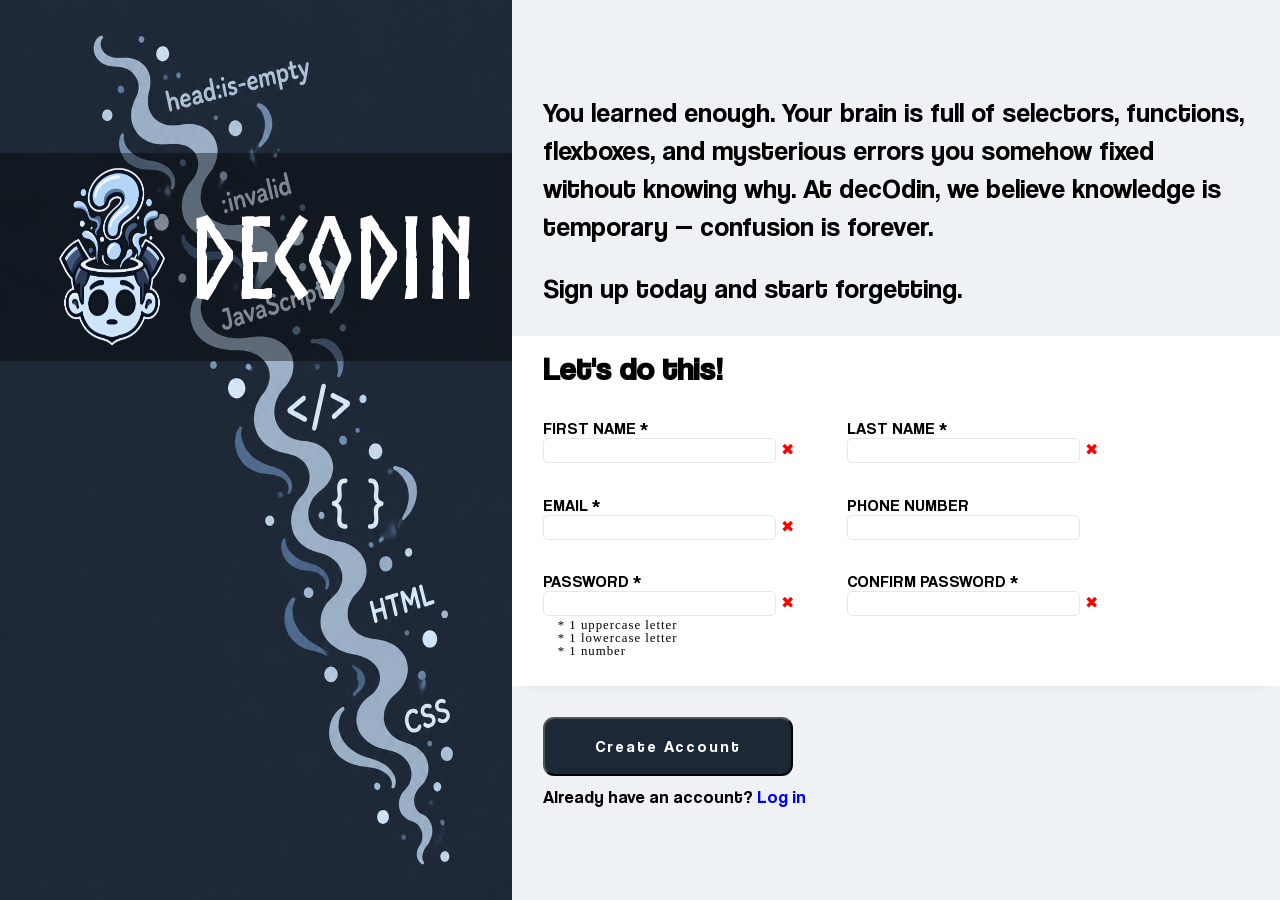
<file: index.html>
<!DOCTYPE html>
<html lang="en">

<head>
    <meta charset="UTF-8">
    <meta name="viewport" content="width=device-width, initial-scale=1.0">
    <link rel="stylesheet" href="style.css">
    <script src="javascript.js" defer></script>
    <title>Document</title>
</head>

<body>
    <div class="left">
        <img class="left-background" src="./img/background.jpg" alt="background">
        <div class="left-content">
            <img class="logo-img" src="./img/logo.png" alt="logo">
            <div class="logo-text">decOdin</div>
        </div>
    </div>
    <div class="right">
        <div class="text">
            <p>
                You learned enough. Your brain is full of selectors, functions, flexboxes, and mysterious errors you
                somehow fixed without knowing why.
                At decOdin, we believe knowledge is temporary — confusion is forever.
            </p>
            <p>
                Sign up today and start forgetting.
            </p>
        </div>


        <div class="form-wrapper">
            <form id="main-form" action="" method="get">
                <h1>Let's do this!</h1>
                <div class="row row-1">
                    <label for="first-name">FIRST NAME *
                        <input type="text" id="first-name" name="first-name" maxlength="20" required>
                        <span></span>
                    </label>
                    <label for="last-name">LAST NAME *
                        <input type="text" id="last-name" name="last-name" maxlength="20" required>
                        <span></span>
                    </label>

                </div>
                <div class="row row-2">
                    <label for="email">EMAIL *
                        <input type="email" id="email" name="email" required>
                        <span></span>
                    </label>

                    <label for="phone">PHONE NUMBER
                        <input type="tel" id="phone" name="phone" minlength="6">
                    </label>
                </div>
                <div class="row row-3">
                    <label for="password">PASSWORD *
                        <input type="password" id="password" maxlength="12" name="password" required
                            pattern="(?=.*[A-Z])(?=.*[a-z])(?=.*[0-9]).+">
                        <span></span>
                        <div class="pw-explain">
                            <p>* 1 uppercase letter</p>
                            <p>* 1 lowercase letter</p>
                            <p>* 1 number</p>
                        </div>
                    </label>

                    <label for="confirm-password">CONFIRM PASSWORD *
                        <input type="password" id="confirm-password" maxlength="12" name="confirm-password" required
                            pattern="(?=.*[A-Z])(?=.*[a-z])(?=.*[0-9]).+">
                        <span></span>
                    </label>



                </div>
            </form>
        </div>

        <div class="button">
            <button type="submit" form="main-form">Create Account</button>
            <p>Already have an account? <a href="#">Log in</a></p>
        </div>
    </div>
</body>

</html>

<!-- rgb(29, 40, 55) — glavna tamna pozadina
rgb(156, 176, 199) — svetla plavo-siva za tekst i “dim”
rgb(77, 91, 110) — srednja plavo-siva nijansa -->
</file>
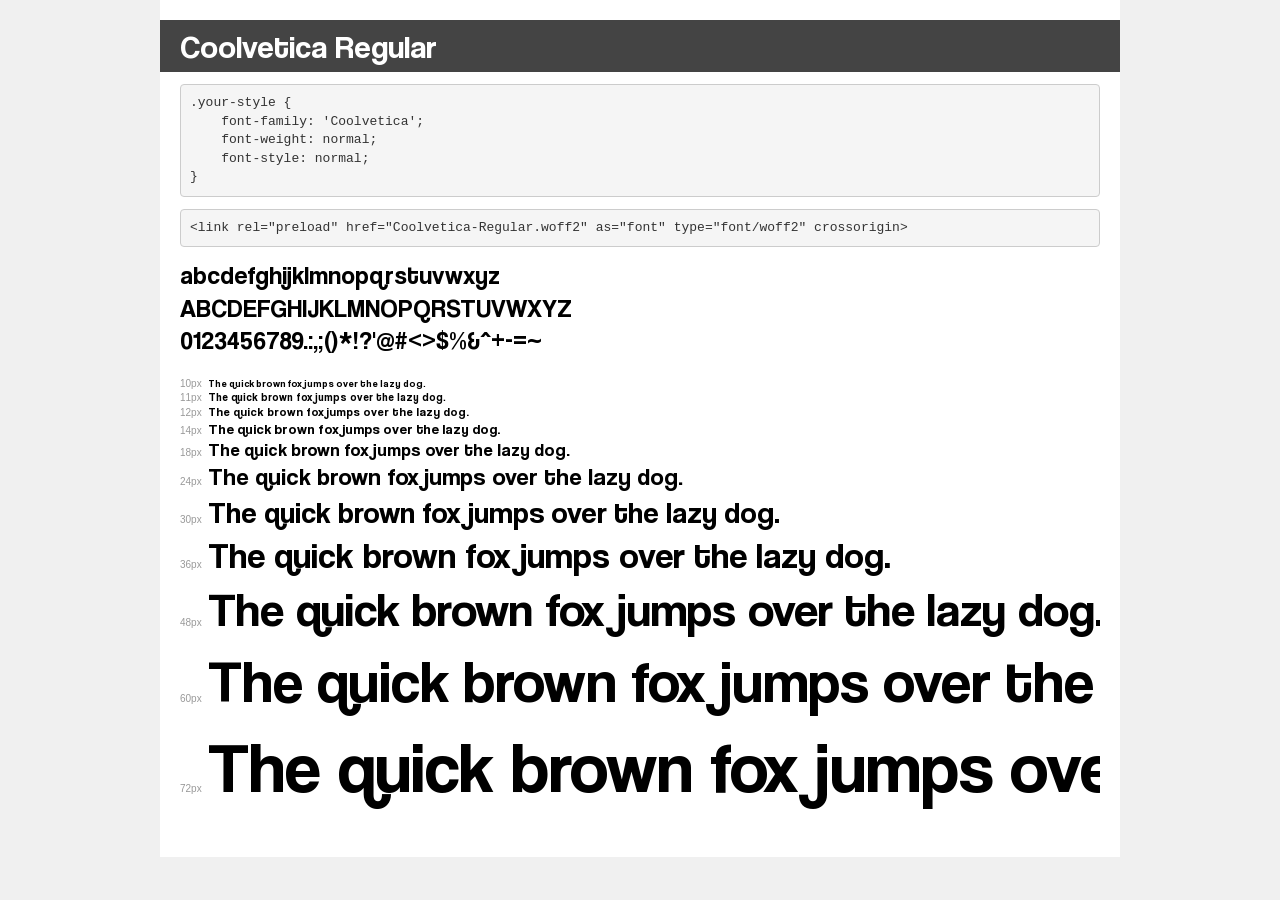
<file: fonts/coolvetica/demo.html>
<!DOCTYPE html>
<html lang="en">
<head>
    <meta charset="utf-8">
    <meta http-equiv="X-UA-Compatible" content="IE=edge">
    <meta name="viewport" content="width=device-width, initial-scale=1">
    <meta name="robots" content="noindex, noarchive">
    <meta name="format-detection" content="telephone=no">
    <title>Transfonter demo</title>
    <link href="stylesheet.css" rel="stylesheet">
    <style>
        /*
        http://meyerweb.com/eric/tools/css/reset/
        v2.0 | 20110126
        License: none (public domain)
        */
        html, body, div, span, applet, object, iframe,
        h1, h2, h3, h4, h5, h6, p, blockquote, pre,
        a, abbr, acronym, address, big, cite, code,
        del, dfn, em, img, ins, kbd, q, s, samp,
        small, strike, strong, sub, sup, tt, var,
        b, u, i, center,
        dl, dt, dd, ol, ul, li,
        fieldset, form, label, legend,
        table, caption, tbody, tfoot, thead, tr, th, td,
        article, aside, canvas, details, embed,
        figure, figcaption, footer, header, hgroup,
        menu, nav, output, ruby, section, summary,
        time, mark, audio, video {
            margin: 0;
            padding: 0;
            border: 0;
            font-size: 100%;
            font: inherit;
            vertical-align: baseline;
        }
        /* HTML5 display-role reset for older browsers */
        article, aside, details, figcaption, figure,
        footer, header, hgroup, menu, nav, section {
            display: block;
        }
        body {
            line-height: 1;
        }
        ol, ul {
            list-style: none;
        }
        blockquote, q {
            quotes: none;
        }
        blockquote:before, blockquote:after,
        q:before, q:after {
            content: '';
            content: none;
        }
        table {
            border-collapse: collapse;
            border-spacing: 0;
        }
        /* demo styles */
        body {
            background: #f0f0f0;
            color: #000;
        }
        .page {
            background: #fff;
            width: 920px;
            margin: 0 auto;
            padding: 20px 20px 0 20px;
            overflow: hidden;
        }
        .font-container {
            overflow-x: auto;
            overflow-y: hidden;
            margin-bottom: 40px;
            line-height: 1.3;
            white-space: nowrap;
            padding-bottom: 5px;
        }
        h1 {
            position: relative;
            background: #444;
            font-size: 32px;
            color: #fff;
            padding: 10px 20px;
            margin: 0 -20px 12px -20px;
        }
        .letters {
            font-size: 25px;
            margin-bottom: 20px;
        }
        .s10:before {
            content: '10px';
        }
        .s11:before {
            content: '11px';
        }
        .s12:before {
            content: '12px';
        }
        .s14:before {
            content: '14px';
        }
        .s18:before {
            content: '18px';
        }
        .s24:before {
            content: '24px';
        }
        .s30:before {
            content: '30px';
        }
        .s36:before {
            content: '36px';
        }
        .s48:before {
            content: '48px';
        }
        .s60:before {
            content: '60px';
        }
        .s72:before {
            content: '72px';
        }
        .s10:before, .s11:before, .s12:before, .s14:before,
        .s18:before, .s24:before, .s30:before, .s36:before,
        .s48:before, .s60:before, .s72:before {
            font-family: Arial, sans-serif;
            font-size: 10px;
            font-weight: normal;
            font-style: normal;
            color: #999;
            padding-right: 6px;
        }
        pre {
            display: block;
            padding: 9px;
            margin: 0 0 12px;
            font-family: Monaco, Menlo, Consolas, "Courier New", monospace;
            font-size: 13px;
            line-height: 1.428571429;
            color: #333;
            font-weight: normal;
            font-style: normal;
            background-color: #f5f5f5;
            border: 1px solid #ccc;
            overflow-x: auto;
            border-radius: 4px;
        }
        /* responsive */
        @media (max-width: 959px) {
            .page {
                width: auto;
                margin: 0;
            }
        }
    </style>
</head>
<body>
<div class="page">
    <div class="demo">
        <h1 style="font-family: 'Coolvetica'; font-weight: normal; font-style: normal;">Coolvetica Regular</h1>
        <pre title="Usage">.your-style {
    font-family: 'Coolvetica';
    font-weight: normal;
    font-style: normal;
}</pre>
        <pre title="Preload (optional)">
&lt;link rel=&quot;preload&quot; href=&quot;Coolvetica-Regular.woff2&quot; as=&quot;font&quot; type=&quot;font/woff2&quot; crossorigin&gt;</pre>
        <div class="font-container" style="font-family: 'Coolvetica'; font-weight: normal; font-style: normal;">
            <p class="letters">
                abcdefghijklmnopqrstuvwxyz<br>
ABCDEFGHIJKLMNOPQRSTUVWXYZ<br>
                0123456789.:,;()*!?'@#&lt;&gt;$%&^+-=~
            </p>
            <p class="s10" style="font-size: 10px;">The quick brown fox jumps over the lazy dog.</p>
            <p class="s11" style="font-size: 11px;">The quick brown fox jumps over the lazy dog.</p>
            <p class="s12" style="font-size: 12px;">The quick brown fox jumps over the lazy dog.</p>
            <p class="s14" style="font-size: 14px;">The quick brown fox jumps over the lazy dog.</p>
            <p class="s18" style="font-size: 18px;">The quick brown fox jumps over the lazy dog.</p>
            <p class="s24" style="font-size: 24px;">The quick brown fox jumps over the lazy dog.</p>
            <p class="s30" style="font-size: 30px;">The quick brown fox jumps over the lazy dog.</p>
            <p class="s36" style="font-size: 36px;">The quick brown fox jumps over the lazy dog.</p>
            <p class="s48" style="font-size: 48px;">The quick brown fox jumps over the lazy dog.</p>
            <p class="s60" style="font-size: 60px;">The quick brown fox jumps over the lazy dog.</p>
            <p class="s72" style="font-size: 72px;">The quick brown fox jumps over the lazy dog.</p>
        </div>
    </div>

</div>
</body>
</html>
</file>
<file: style.css>
@font-face {
    font-family: 'Norse';
    src: url('./fonts/Norse-Bold.woff2') format('woff2');
    font-weight: normal;
    font-style: normal;
    font-display: swap;
}

@font-face {
    font-family: 'Coolvetica';
    src: url('./fonts/coolvetica/Coolvetica-Regular.woff2') format('woff2');
    font-weight: normal;
    font-style: normal;
    font-display: swap;
}


* {
    margin: 0;
    padding: 0;
    box-sizing: border-box;
}

body {
    width: 1450px;
    max-width: 100vw;
    height: 100vh;
    display: flex;
    flex-direction: row;
    margin: 0 auto;
}


.left {
    position: relative;
    flex: 1;
    width: 100%;
}

.left-background {
    position: absolute;
    width: 100%;
    height: 100%;
}

.left-content {
    position: absolute;
    display: flex;
    width: 100%;
    height: 13rem;
    min-height: 13rem;
    background-color: rgb(0 0 0 / 0.4);
    color: white;
    top: 17vh;
    justify-content: center;
    align-items: center;
    font-family: "Norse";
    font-size: 7rem;
    font-size: clamp(1rem, calc(1rem + 8vw), 7rem);
}

.left-content>img {
    width: 30%;
    height: 12rem;
}

/* Right side styiling */

.right {
    width: 100%;
    flex: 1.5;
    display: flex;
    flex-direction: column;
    justify-content: center;
    background-color: rgb(239, 242, 245);
    font-family: "Coolvetica";
}

.right>div {
    padding: 1.5vh 4%;
    margin: 1vh 0;
}

.form-wrapper {
    background-color: white;
    box-shadow: 0 5px 15px -15px gray;
    min-height: 350px;
}

form {
    display: flex;
    flex-direction: column;
    justify-content: center;
}

#main-form {
    display: flex;
    justify-content: flex-start;
    gap: 10%;
    height: 100%;
}

.row {
    display: flex;
    gap: 10%;
}

button[type="submit"] {
    padding: 18px 50px;
    border-radius: 0.7rem;
    box-shadow: none;
    cursor: pointer;
    background-color: rgb(29 40 55);
    color: white;
    font-family: "Coolvetica";
    letter-spacing: 2px;
    font-size: 1rem;
}

.text p:first-child {
    line-height: 1.4;
    font-size: 1.7rem;
    margin-bottom: 3vh;
}

.text p:first-child+p {
    font-size: 1.7rem;
}

.button>p {
    margin-top: 10px;
    font-size: 1.1rem;
}

input {
    display: block;
    height: 25px;
    width: 100%;
    border-radius: 5px;
    border: 1px solid #E5E7EB;
    padding-left: 6px;
}

input:focus {
    border: 1px solid blue;
    box-shadow: inset 0px 0px 3px 3px lightblue;
}

label {
    width: 33%;
    position: relative;
}

a:link,
a:visited {
    text-decoration: none;
    color: blue;
}

input + span {
    position: absolute;
    right: -18px;
    bottom: 5px;
    line-height: 1;
}

input:invalid + span::after {
  content: "✖";
  color: red;
}

input:valid + span::after {
  content: "✓";
  color: green;
}

.form-wrapper div.pw-explain {
    display: block;
    position: absolute;
    font-family: serif;
    font-size: 0.8rem;
    padding: 3px 0 0 15px;
    line-height: 1;
    letter-spacing: 1px;
}

.green-text {
    color: green;
}
</file>
<file: fonts/coolvetica/stylesheet.css>
@font-face {
    font-family: 'Coolvetica';
    src: url('Coolvetica-Regular.woff2') format('woff2');
    font-weight: normal;
    font-style: normal;
    font-display: swap;
}
</file>
